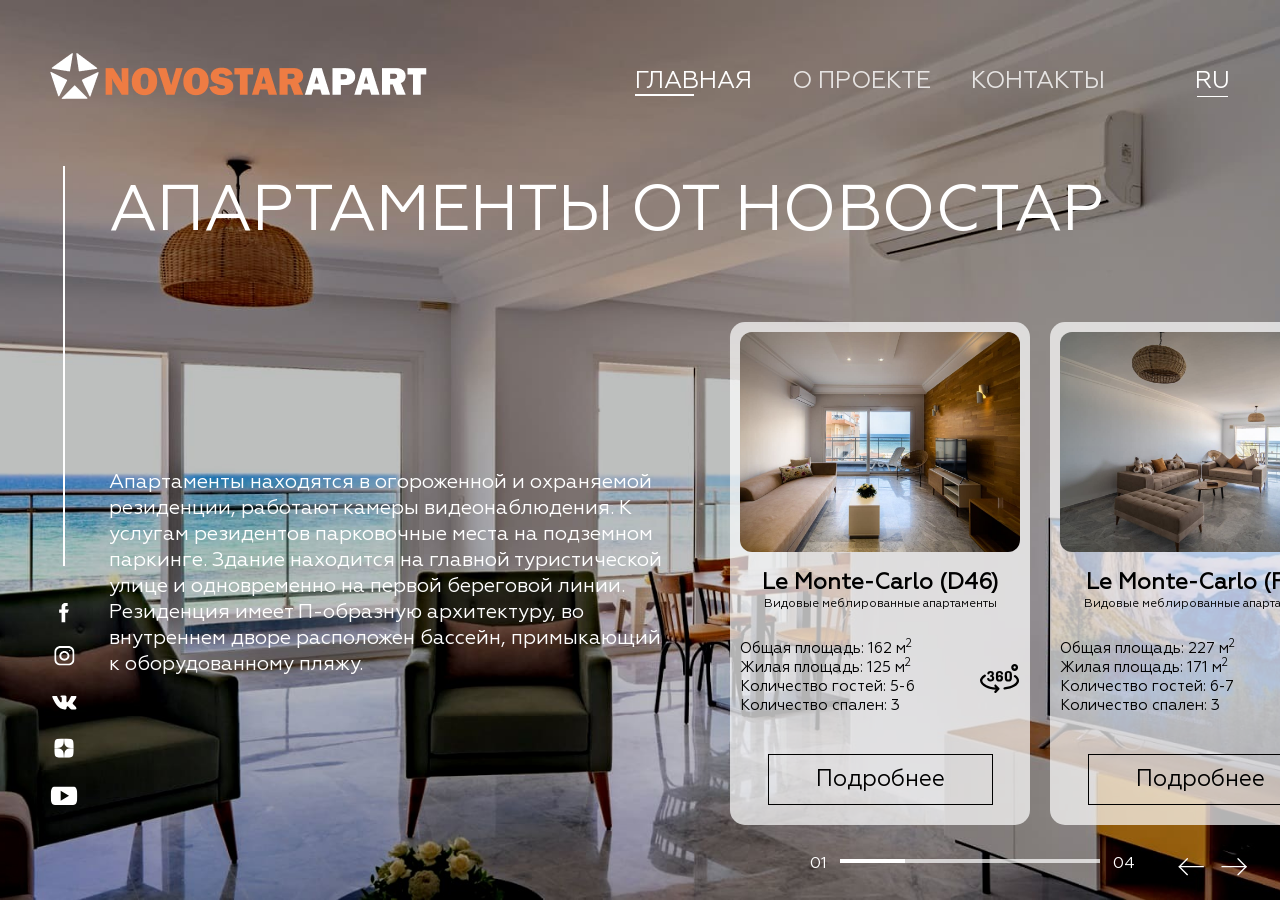
<file: index.html>
<!DOCTYPE html>
<html lang="ru">
<head>
	<meta http-equiv="X-UA-Compatible" content="IE=edge">
	<meta name="viewport" content="width=device-width, initial-scale=1">
	<meta charset="UTF-8">
	<meta name="robots" content="none">
	<title>Апартаменты - Novostar Hotels</title>
	<meta name="description" content="">
	<meta name="keywords" content="">
	<meta property="og:title" content="">
 	<meta property="og:description" content="">
	<meta property="og:image" content="">
	<link href="img/favicon.svg" rel="shortcut icon" type="image/x-icon" />
	<link href="css/normalize.css" rel="stylesheet" type="text/css">
    <link href="css/slick.css" rel="stylesheet" type="text/css">
    <link href="css/slick-theme.css" rel="stylesheet" type="text/css">
    <link href="css/owl.carousel.min.css" rel="stylesheet" type="text/css">
    <link href="css/owl.theme.default.min.css" rel="stylesheet" type="text/css">
	<link href="css/style.css" rel="stylesheet" type="text/css">
</head>
<body class="apart-index">

	<header>
		<a href="/aparty/"><img src="img/logo.png" alt="" class="ns-logo"></a>
		<nav class="navbar-top">
			<div class="navbar-toggler" role="button"><span></span></div>
			<ul class="apart-nav">
				<li><a href="/aparty/" class="active"><span>Главная</span></a></li>
				<li><a href="/aparty/about.html"><span>О проекте</span></a></li>
				<li><a href="/aparty/contacts.html"><span>Контакты</span></a></li>
			</ul>
		</nav>
		<ul class="lang">
			<li class="current-lang">Ru</li>
			<li class="change-lang">
				<a href="#">En</a><br>
				<a href="#">Fr</a>
			</li>
		</ul>
	</header>

	<div class="apart-main">
		<div class="apart-soc">
			<div class="white-line"></div>
			<a href="https://www.facebook.com/novostarhotelstm/" target="_blank"><img src="img/fb.svg" alt=""></a>
			<a href="https://www.instagram.com/novostar_hotels/" target="_blank"><img src="img/inst.svg" alt=""></a>
			<a href="https://vk.com/novostarhotels" target="_blank"><img src="img/vk.svg" alt=""></a>
			<a href="https://zen.yandex.ru/id/5f0499ddfead9b332aeb5707" target="_blank"><img src="img/zen.svg" alt=""></a>
			<a href="https://www.youtube.com/channel/UCjUGUEAPAvThubUl6r7tYwg" target="_blank"><img src="img/yt.svg" alt=""></a>
		</div>
		<div class="index-content">
			<h1>АПАРТАМЕНТЫ ОТ НОВОСТАР</h1>
			<div class="index-text-slider">
				<div class="index-text">
					Апартаменты находятся в огороженной и охраняемой резиденции, работают камеры видеонаблюдения. К услугам резидентов парковочные места на подземном паркинге. Здание находится на главной туристической улице и одновременно на первой береговой линии. Резиденция имеет П-образную архитектуру, во внутреннем дворе расположен бассейн, примыкающий к оборудованному пляжу.
				</div>
				<div class="index-slider owl-carousel">
					<div class="carousel-item item-d46">
						<a href="/aparty/d46.html" class="carousel-apart-thumb"></a>
						<h2>Le Monte-Carlo (D46)</h2>
						<p class="carousel-item-subtitle">Видовые меблированные апартаменты</p>
						<div class="carousel-item-info">
							<a href="#" target="_blank"><img src="img/360.svg" alt=""></a>
							Общая площадь: 162 м<sup>2</sup><br>
							Жилая площадь: 125 м<sup>2</sup><br>
							Количество гостей: 5-6<br>
							Количество спален: 3
						</div>
						<a href="/aparty/d46.html" class="carousel-arapt-detail">Подробнее</a>
					</div>
					<div class="carousel-item item-f41">
						<a href="/aparty/f41.html" class="carousel-apart-thumb"></a>
						<h2>Le Monte-Carlo (F41)</h2>
						<p class="carousel-item-subtitle">Видовые меблированные апартаменты</p>
						<div class="carousel-item-info">
							<a href="#" target="_blank"><img src="img/360.svg" alt=""></a>
							Общая площадь: 227 м<sup>2</sup><br>
							Жилая площадь: 171 м<sup>2</sup><br>
							Количество гостей: 6-7<br>
							Количество спален: 3
						</div>
						<a href="/aparty/f41.html" class="carousel-arapt-detail">Подробнее</a>
					</div>
					<div class="carousel-item item-f51">
						<a href="/aparty/f51.html" class="carousel-apart-thumb"></a>
						<h2>Le Monte-Carlo (F51)</h2>
						<p class="carousel-item-subtitle">Видовые меблированные апартаменты</p>
						<div class="carousel-item-info">
							<a href="#" target="_blank"><img src="img/360.svg" alt=""></a>
							Общая площадь: 222 м<sup>2</sup><br>
							Жилая площадь: 165 м<sup>2</sup><br>
							Количество гостей: 6-7<br>
							Количество спален: 3
						</div>
						<a href="/aparty/f51.html" class="carousel-arapt-detail">Подробнее</a>
					</div>
					<div class="carousel-item item-f71">
						<a href="/aparty/f71.html" class="carousel-apart-thumb"></a>
						<h2>Le Monte-Carlo (F71)</h2>
						<p class="carousel-item-subtitle">Видовые меблированные апартаменты с пентхаусом</p>
						<div class="carousel-item-info">
							<a href="#" target="_blank"><img src="img/360.svg" alt=""></a>
							Общая площадь: 315 м<sup>2</sup><br>
							Жилая площадь: 200 м<sup>2</sup><br>
							Площадь пентхауса: 204 м<sup>2</sup><br>
							Количество гостей: 6-7<br>
							Количество спален: 3
						</div>
						<a href="/aparty/f71.html" class="carousel-arapt-detail">Подробнее</a>
					</div>
				</div>
			</div>
		</div>
	</div>

	<script src="js/jquery-3.6.0.min.js"></script>
    <script src="js/slick.min.js"></script>
    <script src="js/owl.carousel.min.js"></script>
	<script src="js/scripts.js"></script>
</body>
</html>
</file>
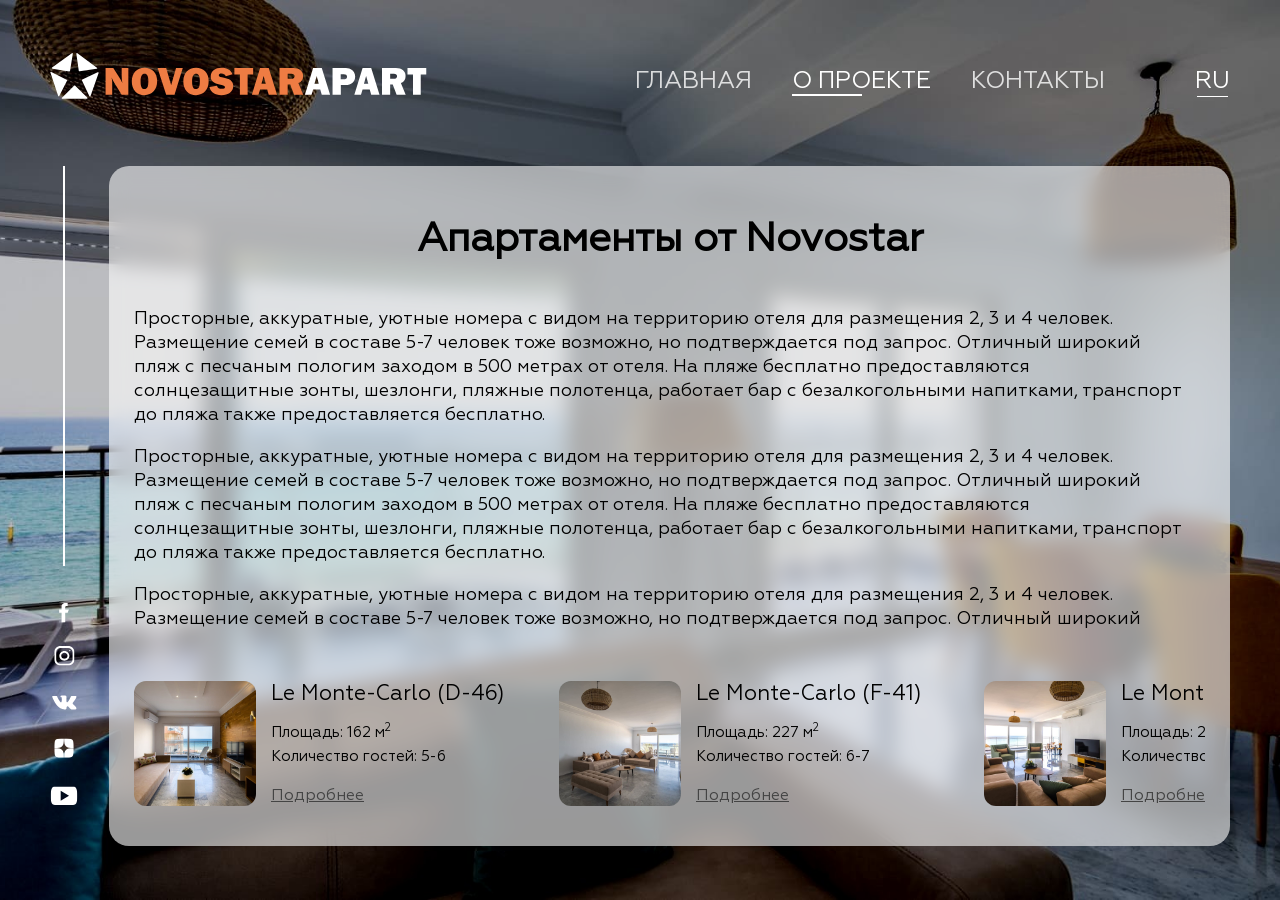
<file: about.html>
<!DOCTYPE html>
<html lang="ru">
<head>
	<meta http-equiv="X-UA-Compatible" content="IE=edge">
	<meta name="viewport" content="width=device-width, initial-scale=1">
	<meta charset="UTF-8">
	<meta name="robots" content="none">
	<title>Апартаменты - О проекте</title>
	<meta name="description" content="">
	<meta name="keywords" content="">
	<meta property="og:title" content="">
 	<meta property="og:description" content="">
	<meta property="og:image" content="">
	<link href="img/favicon.svg" rel="shortcut icon" type="image/x-icon" />
	<link href="css/normalize.css" rel="stylesheet" type="text/css">
    <link href="css/slick.css" rel="stylesheet" type="text/css">
    <link href="css/slick-theme.css" rel="stylesheet" type="text/css">
	<link href="css/style.css" rel="stylesheet" type="text/css">
</head>
<body class="apart-about">

	<header>
		<a href="/aparty/"><img src="img/logo.svg" alt="" class="ns-logo"></a>
		<nav class="navbar-top">
			<div class="navbar-toggler" role="button"><span></span></div>
			<ul class="apart-nav">
				<li><a href="/aparty/"><span>Главная</span></a></li>
				<li><a href="/aparty/about.html" class="active"><span>О проекте</span></a></li>
				<li><a href="/aparty/contacts.html"><span>Контакты</span></a></li>
			</ul>
		</nav>
		<ul class="lang">
			<li class="current-lang">Ru</li>
			<li class="change-lang">
				<a href="#">En</a><br>
				<a href="#">Fr</a>
			</li>
		</ul>
	</header>
	<div class="apart-main">
		<div class="apart-soc">
			<div class="white-line"></div>
			<a href="https://www.facebook.com/novostarhotelstm/" target="_blank"><img src="img/fb.svg" alt=""></a>
			<a href="https://www.instagram.com/novostar_hotels/" target="_blank"><img src="img/inst.svg" alt=""></a>
			<a href="https://vk.com/novostarhotels" target="_blank"><img src="img/vk.svg" alt=""></a>
			<a href="https://zen.yandex.ru/id/5f0499ddfead9b332aeb5707" target="_blank"><img src="img/zen.svg" alt=""></a>
			<a href="https://www.youtube.com/channel/UCjUGUEAPAvThubUl6r7tYwg" target="_blank"><img src="img/yt.svg" alt=""></a>
		</div>
		<div class="apart-content apart-content-about">
			<h1>Апартаменты от Novostar</h1>
			<div class="apart-about-text">
				<p>Просторные, аккуратные, уютные номера с видом на территорию отеля для размещения 2, 3 и 4 человек. Размещение семей в составе 5-7 человек тоже возможно, но подтверждается под запрос. Отличный широкий пляж с песчаным пологим заходом в 500 метрах от отеля. На пляже бесплатно предоставляются солнцезащитные зонты, шезлонги, пляжные полотенца, работает бар с безалкогольными напитками, транспорт до пляжа также предоставляется бесплатно.</p>
				<p>Просторные, аккуратные, уютные номера с видом на территорию отеля для размещения 2, 3 и 4 человек. Размещение семей в составе 5-7 человек тоже возможно, но подтверждается под запрос. Отличный широкий пляж с песчаным пологим заходом в 500 метрах от отеля. На пляже бесплатно предоставляются солнцезащитные зонты, шезлонги, пляжные полотенца, работает бар с безалкогольными напитками, транспорт до пляжа также предоставляется бесплатно.</p>
				<p>Просторные, аккуратные, уютные номера с видом на территорию отеля для размещения 2, 3 и 4 человек. Размещение семей в составе 5-7 человек тоже возможно, но подтверждается под запрос. Отличный широкий пляж с песчаным пологим заходом в 500 метрах от отеля. На пляже бесплатно предоставляются солнцезащитные зонты, шезлонги, пляжные полотенца, работает бар с безалкогольными напитками, транспорт до пляжа также предоставляется бесплатно.</p>
				<p>Просторные, аккуратные, уютные номера с видом на территорию отеля для размещения 2, 3 и 4 человек. Размещение семей в составе 5-7 человек тоже возможно, но подтверждается под запрос. Отличный широкий пляж с песчаным пологим заходом в 500 метрах от отеля. На пляже бесплатно предоставляются солнцезащитные зонты, шезлонги, пляжные полотенца, работает бар с безалкогольными напитками, транспорт до пляжа также предоставляется бесплатно.</p>
				<p>Просторные, аккуратные, уютные номера с видом на территорию отеля для размещения 2, 3 и 4 человек. Размещение семей в составе 5-7 человек тоже возможно, но подтверждается под запрос. Отличный широкий пляж с песчаным пологим заходом в 500 метрах от отеля. На пляже бесплатно предоставляются солнцезащитные зонты, шезлонги, пляжные полотенца, работает бар с безалкогольными напитками, транспорт до пляжа также предоставляется бесплатно.</p>
				<p>Просторные, аккуратные, уютные номера с видом на территорию отеля для размещения 2, 3 и 4 человек. Размещение семей в составе 5-7 человек тоже возможно, но подтверждается под запрос. Отличный широкий пляж с песчаным пологим заходом в 500 метрах от отеля. На пляже бесплатно предоставляются солнцезащитные зонты, шезлонги, пляжные полотенца, работает бар с безалкогольными напитками, транспорт до пляжа также предоставляется бесплатно.</p>
			</div>
			<div class="apart-about-links">
				<div class="apart-about-link">
					<a href="/aparty/d46.html" class="apart-about-link-pic link-pic-d46"></a>
					<div class="apart-about-link-text">
						<h3>Le Monte-Carlo (D-46)</h3>
						<p>Площадь: 162 м<sup>2</sup></p>
						<p>Количество гостей: 5-6</p>
						<a href="/aparty/d46.html" class="apart-about-detail">Подробнее</a>
					</div>
				</div>
				<div class="apart-about-link">
					<a href="/aparty/f41.html" class="apart-about-link-pic link-pic-f41"></a>
					<div class="apart-about-link-text">
						<h3>Le Monte-Carlo (F-41)</h3>
						<p>Площадь: 227 м<sup>2</sup></p>
						<p>Количество гостей: 6-7</p>
						<a href="/aparty/f41.html" class="apart-about-detail">Подробнее</a>
					</div>
				</div>
				<div class="apart-about-link">
					<a href="/aparty/f51.html" class="apart-about-link-pic link-pic-f51"></a>
					<div class="apart-about-link-text">
						<h3>Le Monte-Carlo (F-51)</h3>
						<p>Площадь: 222 м<sup>2</sup></p>
						<p>Количество гостей: 6-7</p>
						<a href="/aparty/f51.html" class="apart-about-detail">Подробнее</a>
					</div>
				</div>
				<div class="apart-about-link">
					<a href="/aparty/f71.html" class="apart-about-link-pic link-pic-f71"></a>
					<div class="apart-about-link-text">
						<h3>Le Monte-Carlo (F-71)</h3>
						<p>Площадь: 315 м<sup>2</sup></p>
						<p>Количество гостей: 6-7</p>
						<a href="/aparty/f71.html" class="apart-about-detail">Подробнее</a>
					</div>
				</div>
			</div>
		</div>
	</div>

	<script src="js/jquery-3.6.0.min.js"></script>
    <script src="js/slick.min.js"></script>
	<script src="js/scripts.js"></script>
</body>
</html>
</file>
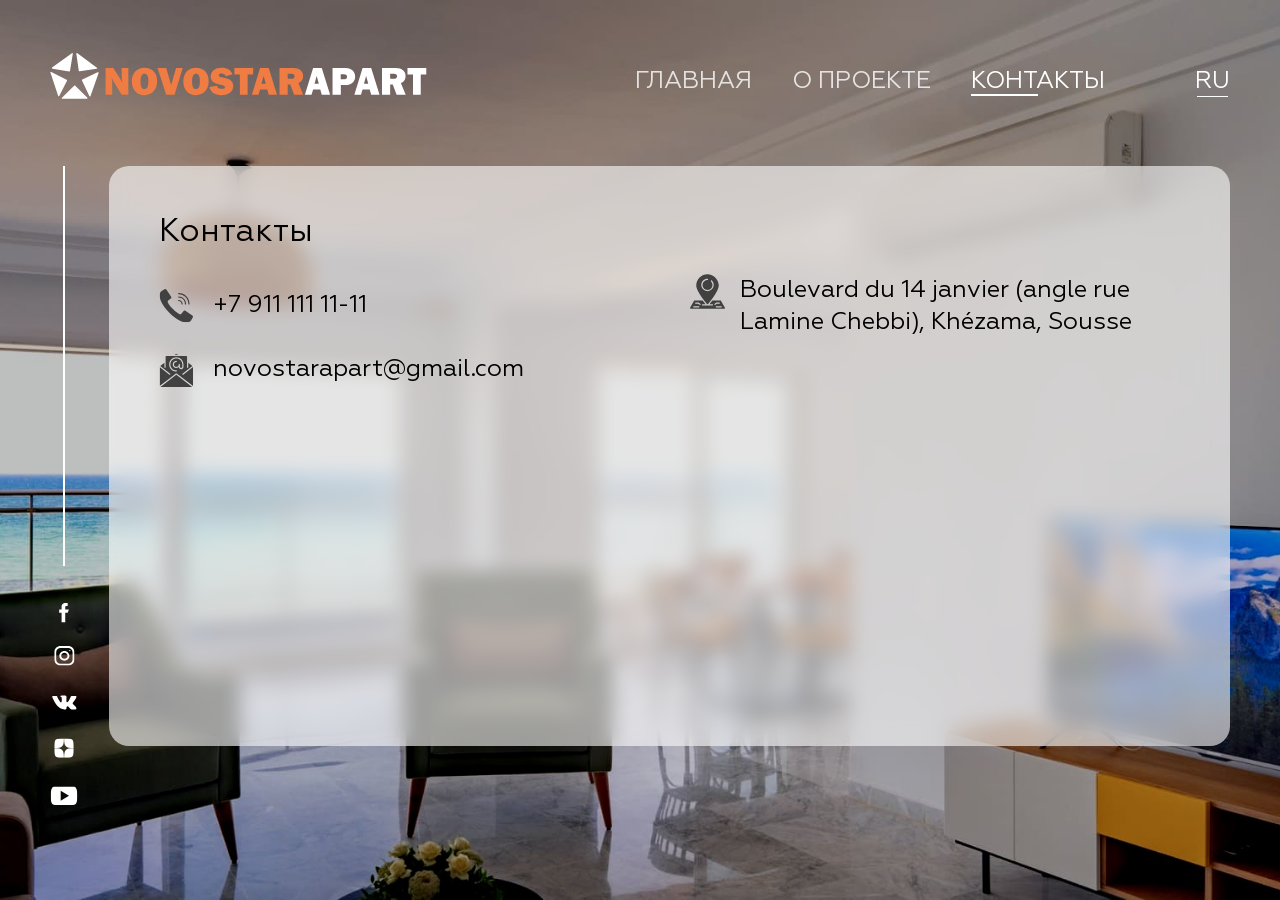
<file: contacts.html>
<!DOCTYPE html>
<html lang="ru">
<head>
	<meta http-equiv="X-UA-Compatible" content="IE=edge">
	<meta name="viewport" content="width=device-width, initial-scale=1">
	<meta charset="UTF-8">
	<meta name="robots" content="none">
	<title>Апартаменты - Контакты</title>
	<meta name="description" content="">
	<meta name="keywords" content="">
	<meta property="og:title" content="">
 	<meta property="og:description" content="">
	<meta property="og:image" content="">
	<link href="img/favicon.svg" rel="shortcut icon" type="image/x-icon" />
	<link href="css/normalize.css" rel="stylesheet" type="text/css">
    <link href="css/slick.css" rel="stylesheet" type="text/css">
    <link href="css/slick-theme.css" rel="stylesheet" type="text/css">
	<link href="css/style.css" rel="stylesheet" type="text/css">
</head>
<body class="apart-contacts">

	<header>
		<a href="/aparty/"><img src="img/logo.svg" alt="" class="ns-logo"></a>
		<nav class="navbar-top">
			<div class="navbar-toggler" role="button"><span></span></div>
			<ul class="apart-nav">
				<li><a href="/aparty/"><span>Главная</span></a></li>
				<li><a href="/aparty/about.html"><span>О проекте</span></a></li>
				<li><a href="/aparty/contacts.html" class="active"><span>Контакты</span></a></li>
			</ul>
		</nav>
		<ul class="lang">
			<li class="current-lang">Ru</li>
			<li class="change-lang">
				<a href="#">En</a><br>
				<a href="#">Fr</a>
			</li>
		</ul>
	</header>
	<div class="apart-main">
		<div class="apart-soc">
			<div class="white-line"></div>
			<a href="https://www.facebook.com/novostarhotelstm/" target="_blank"><img src="img/fb.svg" alt=""></a>
			<a href="https://www.instagram.com/novostar_hotels/" target="_blank"><img src="img/inst.svg" alt=""></a>
			<a href="https://vk.com/novostarhotels" target="_blank"><img src="img/vk.svg" alt=""></a>
			<a href="https://zen.yandex.ru/id/5f0499ddfead9b332aeb5707" target="_blank"><img src="img/zen.svg" alt=""></a>
			<a href="https://www.youtube.com/channel/UCjUGUEAPAvThubUl6r7tYwg" target="_blank"><img src="img/yt.svg" alt=""></a>
		</div>
		<div class="apart-content apart-content-contacts">
			<h1>Контакты</h1>
			<div class="apart-contacts-wrap">
				<div class="phone-mail">
					<a href="tel:+79111111111"><img src="img/call.svg" alt=""> +7 911 111 11-11</a>
					<a href="mailto:novostarapart@gmail.com"><img src="img/email.svg" alt=""> novostarapart@gmail.com</a>
				</div>
				<div class="address">
					<div class="address-text">
						<img src="img/map.svg" alt="">
						<p>Boulevard du 14 janvier (angle rue Lamine Chebbi), Khézama, Sousse</p>
					</div>
					<iframe src="https://www.google.com/maps/embed?pb=!1m14!1m8!1m3!1d12932.998903118727!2d10.60590106375161!3d35.86739660989545!3m2!1i1024!2i768!4f13.1!3m3!1m2!1s0x0%3A0x2175d8340d79b591!2sR%C3%A9sidence%20Le%20Mont%C3%A9%20Carlo!5e0!3m2!1sru!2sru!4v1628167155588!5m2!1sru!2sru" allowfullscreen="" loading="lazy"></iframe>
				</div>
			</div>
		</div>
	</div>

	<script src="js/jquery-3.6.0.min.js"></script>
    <script src="js/slick.min.js"></script>
	<script src="js/scripts.js"></script>
</body>
</html>
</file>
<file: css/style.css>
@font-face {
	font-family: Geometria;
	src: url(../fonts/Geometria.ttf);
}
* {
	box-sizing: border-box;
}
html, body {
	overflow-x: hidden;
}
/*html:before {
	content: '';
	position: absolute;
	top: 0;
	left: 0;
	bottom: 0;
	right: 0;
	background-color: rgba(0,0,0,.45);
}*/
body {
	font-family: Geometria, sans-serif;
	height: 100vh;
	padding: 50px 50px 0;
	background-size: cover;
	background-position: 50% 50%;
	background-repeat: no-repeat;
}
body.apart-index {
	background-image: url('../img/main-fon.jpg');
}
body.apart-d46 {
	background-image: url('../img/D-46/d46-fon.jpg');
}
body.apart-f41 {
	background-image: url('../img/F-41/f41-fon.jpg');
}
body.apart-f51 {
	background-image: url('../img/F-51/f51-fon.jpg');
}
body.apart-f71 {
	background-image: url('../img/F-71/f71-fon.jpg');
}
body.apart-about {
	background-image: url('../img/about-fon.jpg');
}
body.apart-contacts {
	background-image: url('../img/main-fon.jpg');
}
header {
	display: flex;
	align-items: center;
	position: relative;
}
.navbar-top {
	margin-left: auto;
	margin-right: 125px;
}
.apart-nav {
	list-style: none;
	padding: 0;
	display: flex;
}
.apart-nav a {
	color: #fff;
	opacity: .8;
	font-size: 24px;
	line-height: 30px;
	text-decoration: none;
	text-transform: uppercase;
	padding: 0 40px;
	transition: .2s;
}
.apart-nav a span {
	position: relative;
}
.apart-nav a span:before {
	content: '';
	position: absolute;
	left: 0;
	bottom: -3px;
	display: block;
	width: 50%;
	height: 2px;
	background-color: #fff;
	transition: .2s;
	opacity: 0;
}
.apart-nav a:hover,
.apart-nav a:hover span:before,
.apart-nav a.active,
.apart-nav a.active span:before {
	opacity: 1;
}
.lang {
	list-style: none;
	padding: 0;
	position: relative;
	user-select: none;
	text-transform: uppercase;
}
.current-lang {
	color: #fff;
	font-size: 24px;
	line-height: 30px;
	position: relative;
	z-index: 1;
	cursor: pointer;
}
.current-lang:after {
	content: '';
	position: absolute;
	width: 100%;
	height: 1px;
	background-color: #fff;
	left: 2px;
	right: 2px;
	width: auto;
	bottom: -1px;
}
.change-lang a {
	color: #fff;
	font-size: 24px;
	line-height: 30px;
	text-decoration: none;
}
.change-lang a:hover {
	text-decoration: underline;
}
.change-lang {
	position: absolute;
	opacity: 0;
	top: 0;
	transition: .2s;
}
.change-lang.active {
	opacity: 1;
	transform: translateY(55%);
}
@media (max-width: 1400px) {
	.navbar-top {
		margin-right: 70px;
	}
	.apart-nav a {
		padding: 0 20px;
	}
}
@media (max-width: 1200px) {
	body {
		padding: 25px 25px 0;
	}
	.navbar-toggler {
		cursor: pointer;
		width: 35px;
		padding: 10px 3px;
	}
	.navbar-toggler span {
		position: relative;
		display: block;
		height: 1px;
		background-color: #fff;
	}
	.navbar-toggler span:before,
	.navbar-toggler span:after {
		position: absolute;
		content: '';
		display: block;
		left: 0;
		width: 100%;
		height: 1px;
		background-color: #fff;
	}
	.navbar-toggler span:before {
		top: -8px;
	}
	.navbar-toggler span:after {
		bottom: -8px;
	}
	.apart-nav {
		position: absolute;
		padding-top: 20px;
		left: 0;
		opacity: 0;
		z-index: -1;
		transition: .2s;
	}
	.apart-nav.visible {
		opacity: 1;
		z-index: 1;
	}
}
@media (max-width: 800px) {
	body {
		height: auto;
		min-height: 100vh;
	}
}
@media (max-width: 700px) {
	.ns-logo {
		width: 250px;
	}
	.current-lang,
	.change-lang a,
	.apart-nav a {
		font-size: 20px;
		line-height: 24px;
	}
	.apart-nav {
		position: absolute;
		padding-top: 10px;
	}
	.apart-nav a {
		padding: 0 30px 0 0;
	}
}
@media (max-width: 600px) {
	body {
		padding: 10px 15px 0;
	}
	.ns-logo {
		width: 180px;
	}
	.current-lang,
	.change-lang a,
	.apart-nav a {
		font-size: 16px;
		line-height: 20px;
	}
	.navbar-top {
	    margin-right: 25px;
	}
	.navbar-toggler span:before {
		top: -7px;
	}
	.navbar-toggler span:after {
		bottom: -7px;
	}
}
@media (max-width: 400px) {
	.apart-nav {
		display: block;
		width: 100%;
	}
	.apart-nav li {
		text-align: center;
		padding-bottom: 10px;
	}
	.apart-nav a {
		padding: 0;
	}
}

.apart-main {
	display: flex;
	justify-content: space-between;
	padding-top: 6vh;
	position: relative;
}
.apart-soc {
	display: flex;
	flex-direction: column;
	align-items: center;
}
.white-line {
	background-color: #fff;
	width: 2px;
	height: 50vh;
	margin-bottom: 2vh;
}
.apart-soc a {
	margin-top: 2vh;
}

/* content index page */
.index-content {
	width: 95%;
}
.index-content h1 {
	font-size: 80px;
	margin: 10px 0 8vh;
	color: #fff;
	font-weight: 100;
}
.index-text-slider {
	display: flex;
	align-items: center;
}
.index-text {
	font-size: 20px;
	line-height: 26px;
	font-weight: 500;
	color: #fff;
	max-width: 560px;
	flex-shrink: 0;
}
.index-slider {
	width: 1280px;
	flex-shrink: 0;
	position: relative;
	right: -4vw;
}
.index-slider .carousel-item {
	width: 300px;
	margin: 0 auto;
	padding: 10px;
	background: rgba(255, 255, 255, 0.7);
	/*backdrop-filter: blur(6px);*/
	border-radius: 15px;
	transition: .2s;
}
.index-slider .carousel-item:hover {
	background: #fff;
}
.carousel-apart-thumb {
	display: block;
	height: 220px;
	border-radius: 12px;
	overflow: hidden;
	background-size: cover;
	background-position: 50% 50%;
}
.item-d46 .carousel-apart-thumb {
	background-image: url('../img/D-46/3.jpg');
}
.item-f41 .carousel-apart-thumb {
	background-image: url('../img/F-41/3.jpg');
}
.item-f51 .carousel-apart-thumb {
	background-image: url('../img/F-51/3.jpg');
}
.item-f71 .carousel-apart-thumb {
	background-image: url('../img/F-71/3.jpg');
}
.carousel-item h2 {
	text-align: center;
	font-size: 22px;
	line-height: 27px;
	margin-bottom: 0;
}
.carousel-item-subtitle {
	text-align: center;
	font-size: 12px;
	line-height: 15px;
	margin-top: 0;
	min-height: 30px;
}
.carousel-item-info {
	font-size: 15px;
	line-height: 19px;
	min-height: 100px;
	position: relative;
}
.carousel-item-info a {
	width: 40px;
	height: 60px;
	display: block;
	position: absolute;
	right: 0;
	top: 0;
	bottom: 0;
	margin: auto;
}
.carousel-arapt-detail {
	display: block;
	text-decoration: none;
	color: #000;
	text-align: center;
	width: 225px;
	margin: 15px auto 10px;
	border: 1px solid #000;
	padding: 10px 0;
	font-size: 23px;
	line-height: 29px;
	transition: .2s;
}
.carousel-arapt-detail:hover {
	background-color: #000;
	color: #fff;
}
.index-slider .owl-dots.disabled,
.index-slider .owl-nav.disabled {
    display: block !important;
}
.index-slider .owl-nav {
	padding-top: 25px;
	position: fixed;
	right: 25px;
}
.index-slider .owl-nav button {
	margin: 0 5px;
	outline: none !important;
}
.index-slider .owl-dots {
	margin-right: 40px;
 	padding: 25px 40px 0;
	position: fixed;
	right: 100px;
}
.index-slider .owl-dots:before {
	content: '01';
	color: #fff;
	position: absolute;
	left: 10px;
	bottom: -5px;
}
.index-slider .owl-dots:after {
	content: '04';
	color: #fff;
	position: absolute;
	right: 5px;
	bottom: -5px;
}
.index-slider .owl-dot {
	width: 65px;
	height: 4px;
	background: #fff !important;
	opacity: .7;
	outline: none !important;
}
.index-slider .owl-dot.active {
	opacity: 1;
}
@media (max-width: 1450px) {
	.index-content h1 {
		font-size: 5vw;
	}
}
@media (max-width: 1200px) {
	.index-content {
		width: 100%;
		padding: 0 20px;
	}
	.index-content h1 {
		margin-bottom: 40px;
	}
	.index-text {
		max-width: 100%;
		padding-bottom: 40px;
	}
	.index-text-slider {
		flex-wrap: wrap;
	}
	.index-slider {
		right: 10px;
	}
	.index-slider .owl-nav,
	.index-slider .owl-dots {
		position: relative;
		left: 0;
		right: 0;
		float: left;
		margin-left: 15vw;
	}
}
@media (max-width: 1000px) {
	.index-content {
		padding: 0;
	}
}
@media (max-width: 800px) {
	.index-content h1 {
		font-size: 40px;
	}
	.index-slider .owl-nav,
	.index-slider .owl-dots {
		margin-left: 10vw;
	}
}
@media (max-width: 600px) {
	.index-content {
		padding: 0 20px;
	}
	.index-content h1 {
		margin-bottom: 25px;
	}
	.index-text {
		font-size: 18px;
		line-height: 24px;
		padding-bottom: 30px;
	}
	.index-slider .owl-nav,
	.index-slider .owl-dots {
		margin-left: 5vw;
	}
}
@media (max-width: 500px) {
	.index-slider .owl-nav,
	.index-slider .owl-dots {
		margin-left: 3vw;
	}
	.index-slider .owl-dots {
		max-width: 265px;
	}
	.index-slider .owl-dot {
		width: 45px;
	}
}
@media (max-width: 400px) {
	.index-text {
		font-size: 16px;
		line-height: 20px;
	}
	.index-content h1 {
		font-size: 36px;
	}
	.index-slider .owl-dots {
		max-width: 240px;
	}
	.index-slider .owl-dot {
		width: 30px;
	}
}


/* content apart's page */
.apart-content {
	background: rgba(255, 255, 255, 0.6);
	backdrop-filter: blur(10px);
	border-radius: 20px;
	padding: 25px;
	width: 95%;
	display: flex;
}
.apart-slider-wrap {
	width: 66vh;
	flex-shrink: 0;
}
.slick-slide:focus {
    outline: none;
}
.apart-slider-for {
	border-radius: 15px;
	overflow: hidden;
}
.apart-slider-nav {
	margin: 20px -1vh 0;
}
.apart-slider-for [class^="apart-slide"] {
	height: 57vh;
	background-size: cover;
	background-position: 50% 50%;
}
.apart-slider-nav [class^="apart-slide"] {
	width: 11.5vh;
	height: 11.5vh;
	background-size: cover;
	background-position: 50% 50%;
	margin: 0 auto;
	cursor: pointer;
	border-radius: 8px;
}
.apart-content-d46 .apart-slide-1 {
	background-image: url('../img/D-46/1.jpg');
}
.apart-content-d46 .apart-slide-2 {
	background-image: url('../img/D-46/2.jpg');
}
.apart-content-d46 .apart-slide-3 {
	background-image: url('../img/D-46/3.jpg');
}
.apart-content-d46 .apart-slide-4 {
	background-image: url('../img/D-46/4.jpg');
}
.apart-content-d46 .apart-slide-5 {
	background-image: url('../img/D-46/5.jpg');
}
.apart-content-f41 .apart-slide-1 {
	background-image: url('../img/F-41/1.jpg');
}
.apart-content-f41 .apart-slide-2 {
	background-image: url('../img/F-41/2.jpg');
}
.apart-content-f41 .apart-slide-3 {
	background-image: url('../img/F-41/3.jpg');
}
.apart-content-f41 .apart-slide-4 {
	background-image: url('../img/F-41/4.jpg');
}
.apart-content-f41 .apart-slide-5 {
	background-image: url('../img/F-41/5.jpg');
}
.apart-content-f51 .apart-slide-1 {
	background-image: url('../img/F-51/1.jpg');
}
.apart-content-f51 .apart-slide-2 {
	background-image: url('../img/F-51/2.jpg');
}
.apart-content-f51 .apart-slide-3 {
	background-image: url('../img/F-51/3.jpg');
}
.apart-content-f51 .apart-slide-4 {
	background-image: url('../img/F-51/4.jpg');
}
.apart-content-f51 .apart-slide-5 {
	background-image: url('../img/F-51/5.jpg');
}
.apart-content-f71 .apart-slide-1 {
	background-image: url('../img/F-71/1.jpg');
}
.apart-content-f71 .apart-slide-2 {
	background-image: url('../img/F-71/2.jpg');
}
.apart-content-f71 .apart-slide-3 {
	background-image: url('../img/F-71/3.jpg');
}
.apart-content-f71 .apart-slide-4 {
	background-image: url('../img/F-71/4.jpg');
}
.apart-content-f71 .apart-slide-5 {
	background-image: url('../img/F-71/5.jpg');
}
.apart-slider-nav .slick-slide:not(.slick-current) {
	opacity: .4;
}
.apart-info {
	padding-left: 30px;
	width: 100%;
}
.apart-info-head {
	display: flex;
	justify-content: space-between;
	padding-bottom: 15px;
}
.apart-title h1 {
	margin: 0;
	font-size: 40px;
	line-height: 50px;
}
.apart-title h2 {
	margin: 0;
	font-size: 24px;
	line-height: 30px;
}
.apart-booking button {
	display: block;
	max-width: 280px;
	font-size: 25px;
	line-height: 40px;
	background: none;
	outline: none;
	border: 1px solid #000;
	cursor: pointer;
	padding: 5px 20px;
	transition: .2s;
}
.apart-booking button:hover {
	background-color: #000;
	color: #fff;
}
.apart-text {
	width: 100%;
	overflow: auto;
	scrollbar-width: thin;
	scrollbar-color: #000 #747474;
	height: 50vh;
}
.apart-text::-webkit-scrollbar {
	height: 6px;
	width: 6px;
}
.apart-text::-webkit-scrollbar-track {
	background: #747474;
	border-radius: 15px;
}
.apart-text::-webkit-scrollbar-thumb {
	background-color: #000;
	border-radius: 15px;
}
.apart-plan-map {
	display: flex;
	position: relative;
}
.apart-plan-map a {
	display: flex;
	align-items: center;
	color: #000;
	text-decoration: none;
	font-size: 21px;
	line-height: 26px;
	margin-right: 60px;
}
.apart-plan-map a img {
	margin-right: 10px;
}
.apart-modal {
    position: fixed;
    top: 0;
    left: 0;
    width: 100vw;
    height: 100vh;
    display: flex;
    align-items: center;
    justify-content: center;
    opacity: 0;
    z-index: -1;
    background-color: rgba(0,0,0,.7);
}
.apart-modal.visible {
	opacity: 1;
    z-index: 1;
}
.apart-plan {
	position: relative;
}
.apart-close {
    position: absolute;
    top: 20px;
    right: 20px;
    z-index: 1;
    cursor: pointer;
}
.apart-plan-pic {
    max-width: 90vw;
    max-height: 90vh;
}
.apart-map {
	width: 100%;
	max-width: 1200px;
    height: 70vh;
    position: relative;
}
.apart-map iframe {
	display: block;
	height: 70vh;
	border: none;
	width: 100%;
	max-width: 1200px;
}
.apart-common {
	display: flex;
}
.apart-common-info {
	width: 50%;
	padding-right: 10px;
}
.apart-common-info h3 {
	font-size: 18px;
	line-height: 22px;
	text-transform: uppercase;
}
.apart-common-info li {
	font-size: 16px;
	line-height: 20px;
}
.apart-furniture {
	display: flex;
	flex-wrap: wrap;
}
.apart-furniture h3 {
	font-size: 18px;
	line-height: 22px;
	text-transform: uppercase;
	width: 100%;
}
.apart-furniture h4 {
	display: flex;
	align-items: center;
	margin: 0;
}
.apart-furniture h4 img {
	margin-right: 10px;
}
.apart-furniture p {
	margin: 5px 0 0;
}
.apart-furniture-bedroom {
	width: 47%;
	padding: 0 30px 30px 0;
}
.apart-furniture-livingroom {
	padding-right: 0 10px 30px 0;
}
.apart-furniture-kitchen {
	width: 60%;
}
.apart-kitchen-text {
	column-count: 2;
	padding-right: 10px;
}
.apart-furniture-penthouse {
	width: 100%;
	padding-top: 30px;
}
.apart-more {
	position: relative;
	float: right;
	padding: 30px 30px 0 0;
}
.current-apart {
	cursor: pointer;
	font-size: 21px;
	line-height: 26px;
}
.current-apart img {
	position: relative;
	top: 8px;
	left: 3px;
}
.another-aparts {
	position: absolute;
	top: 0;
	opacity: 0;
	z-index: -1;
	background: rgba(255, 255, 255, 0.56);
	padding: 5px 10px;
	width: 100%;
}
.another-aparts a {
	font-size: 21px;
	line-height: 26px;
	text-decoration: none;
	color: #000;
}
.another-aparts a:hover {
	text-decoration: underline;
	font-weight: bold;
}
.another-aparts.active {
	opacity: 1;
	z-index: 1;
	transform: translateY(70%);
}
@media (max-width: 1600px) {
	.apart-info-head {
		flex-wrap: wrap;
	}
	.apart-plan-map a {
		margin-right: 30px;
	}
	.apart-booking,
	.apart-furniture-kitchen {
		width: 100%;
	}
	.apart-booking button {
		margin: 10px auto 0;
	}
	.apart-furniture-bedroom,
	.apart-furniture-livingroom {
		width: 50%;
	}
}
@media (max-width: 1500px) {
	.apart-plan-map,
	.apart-common {
		flex-wrap: wrap;
	}
	.apart-plan-map a {
		width: 100%;
	}
	.apart-360 {
		position: absolute;
		right: 0;
		top: 0;
	}
	.apart-plan-map a {
		margin: 5px 20px 5px 0;
	}
}
@media (max-width: 1400px) {
	.apart-title h1 {
		font-size: 34px;
		line-height: 42px;
	}
	.apart-title h2 {
		font-size: 18px;
		line-height: 24px;
	}
	.apart-common-info,
	.apart-furniture-bedroom,
	.apart-furniture-livingroom {
		width: 100%;
		padding: 0 10px 20px 0;
	}
	.apart-kitchen-text {
		column-count: 1;
	}
	.apart-furniture-penthouse {
		padding-top: 20px;
	}
}
@media (max-width: 1300px) {
	.white-line {
		height: 400px;
	}
	.apart-slider-wrap {
		width: 540px;
	}
	.apart-slider-for [class^="apart-slide"] {
		height: 500px;
	}
	.apart-slider-nav {
		margin: 10px -5px 0;
	}
	.apart-slider-nav [class^="apart-slide"] {
		width: 100px;
		height: 100px;
	}
	.apart-text {
		height: 400px;
	}
}
@media (max-width: 1200px) {
	.apart-main {
		padding-top: 30px;
		transition: .2s;
	}
	.apart-main.offset {
		transform: translateY(50px);
	}
	.apart-title h1 {
		font-size: 28px;
		line-height: 36px;
	}
	.apart-title h2 {
		font-size: 16px;
		line-height: 22px;
	}
	.apart-info {
		padding-left: 20px;
	}
	.current-apart,
	.another-aparts a,
	.apart-plan-map a {
		font-size: 16px;
		line-height: 22px;
	}
	.another-aparts.active {
		transform: translateY(80%);
	}
	.apart-more {
		padding-right: 0;
	}
}
@media (max-width: 1000px) {
	.apart-main {
		flex-wrap: wrap;
	}
	.apart-content {
		width: 100%;
		order: 1;
		padding: 15px;
	}
	.apart-soc {
		width: 100%;
		flex-direction: row;
		justify-content: center;
		order: 2;
	}
	.apart-soc a {
		margin: 20px 15px;
	}
	.white-line {
		display: none;
	}
	.apart-slider-wrap {
		width: 400px;
	}
	.apart-slider-for [class^="apart-slide"] {
		height: 450px;
	}
	.apart-slider-nav [class^="apart-slide"] {
		width: 70px;
		height: 70px;
	}
}
@media (max-width: 800px) {
	.apart-content {
		flex-wrap: wrap;
	}
	.apart-info {
		order: 1;
		padding-left: 0;
	}
	.apart-slider-wrap {
		width: 100%;
		order: 2;
		padding-top: 50px;
	}
	.apart-slider-for [class^="apart-slide"] {
		height: auto;
		padding-top: 70vw;
	}
	.apart-slider-nav [class^="apart-slide"] {
		width: 16vw;
		height: 16vw;
	}
	.apart-slider-nav {
		margin: 10px -1vw 0;
	}
}
@media (max-width: 700px) {
	.apart-main.offset {
		transform: translateY(30px);
	}
}
@media (max-width: 600px) {
	.apart-main {
		padding-top: 10px;
		margin: 0 -15px;
	}
	.apart-main.offset {
		transform: translateY(50px);
	}
	.apart-slider-nav [class^="apart-slide"] {
		width: 21vw;
		height: 21vw;
	}
	.apart-info-head {
		justify-content: center;
	}
	.apart-title h1,
	.apart-title h2 {
		text-align: center;
	}
}
@media (max-width: 400px) {
	.apart-slider-nav [class^="apart-slide"] {
		width: 19vw;
		height: 19vw;
	}
	.apart-main.offset {
		transform: translateY(100px);
	}
}

/* about */
.apart-content-about {
	display: block;
}
.apart-content-about h1 {
	text-align: center;
	font-size: 40px;
	line-height: 44px;
}
.apart-about-text {
	overflow: auto;
	scrollbar-width: thin;
	scrollbar-color: #000 #747474;
	height: 38vh;
	padding-right: 20px;
}
.apart-about-text::-webkit-scrollbar,
.apart-about-links::-webkit-scrollbar {
	height: 6px;
	width: 6px;
}
.apart-about-text::-webkit-scrollbar-track,
.apart-about-links::-webkit-scrollbar-track {
	background: #747474;
	border-radius: 15px;
}
.apart-about-text::-webkit-scrollbar-thumb,
.apart-about-links::-webkit-scrollbar-thumb {
	background-color: #000;
	border-radius: 15px;
}
.apart-about-text p {
	font-size: 18px;
	line-height: 24px;
}
.apart-about-links {
	display: flex;
	padding: 50px 0 15px;
	overflow: auto;
	scrollbar-width: thin;
	scrollbar-color: #000 #747474;
}
.apart-about-link {
	width: 380px;
	flex-shrink: 0;
	display: flex;
}
.apart-about-link:not(:last-of-type) {
	margin-right: 45px;
}
.apart-about-link-pic {
	display: block;
	width: 122px;
	height: 125px;
	border-radius: 12px;
	overflow: hidden;
	background-size: cover;
	background-position: 50% 50%;
	flex-shrink: 0;
}
.apart-about-link-pic:hover {
	opacity: .8;
}
.apart-about-link-pic.link-pic-d46 {
	background-image: url('../img/D-46/3.jpg');
}
.apart-about-link-pic.link-pic-f41 {
	background-image: url('../img/F-41/3.jpg');
}
.apart-about-link-pic.link-pic-f51 {
	background-image: url('../img/F-51/3.jpg');
}
.apart-about-link-pic.link-pic-f71 {
	background-image: url('../img/F-71/3.jpg');
}
.apart-about-link-text {
	padding-left: 15px;
}
.apart-about-link-text h3 {
	font-size: 21px;
	line-height: 27px;
	font-weight: 100;
	margin: 0 0 15px;
}
.apart-about-link-text p {
	margin: 5px 0;
	font-size: 15px;
	line-height: 19px;
}
.apart-about-detail {
	display: block;
	font-size: 16px;
	line-height: 20px;
	color: #444;
	margin-top: 20px;
}
.apart-about-detail:hover {
	text-decoration: none;
}
@media (max-width: 1200px) {
	.apart-about-links {
		flex-wrap: wrap;
		justify-content: center;
		margin: 0 -15px;
		padding: 20px 0 0;
	}
	.apart-about-link {
		margin: 15px !important;
	}
}
@media (max-width: 1000px) {
	.apart-about-link {
		margin: 15px 10px !important;
	}
}
@media (max-width: 500px) {
	.apart-about-links {
		display: block;
		margin: 0;
	}
	.apart-about-link {
		margin: 25px auto !important;
		width: 100%;
		max-width: 370px;
	}
	.apart-about-link-pic {
		width: 105px;
		height: 110px;
	}
	.apart-about-link-text {
		padding-left: 10px;
	}
	.apart-about-link-text h3 {
		font-size: 18px;
		line-height: 24px;
		margin: 0 0 10px;
	}
	.apart-about-detail {
		margin-top: 12px;
	}
}
@media (max-width: 380px) {
	.apart-about-link-pic {
		height: 105px;
	}
	.apart-about-link-text h3 {
		font-size: 15px;
		line-height: 22px;
		margin: 0 0 10px;
	}
	.apart-about-link-text p {
		margin: 5px 0;
		font-size: 13px;
		line-height: 17px;
	}
	.apart-about-detail {
		margin-top: 12px;
	}
}

/* contacts */
.apart-content-contacts {
	padding-left: 50px;
	display: block;
	height: 580px;
}
.apart-content-contacts h1 {;
	font-size: 32px;
	line-height: 40px;
	font-weight: 100;
}
.apart-contacts-wrap {
	display: flex;
	justify-content: space-between;
}
.phone-mail {
	width: 370px;
	flex-shrink: 0;
}
.phone-mail a {
	display: flex;
	color: #000;
	text-decoration: none;
	font-size: 24px;
	line-height: 32px;
	padding: 15px 0;
}
.phone-mail img {
	margin-right: 20px;
}
.address {
	width: 515px;
	flex-shrink: 0;
}
.address-text {
	display: flex;
	padding-bottom: 15px;
}
.address-text p {
	font-size: 24px;
	line-height: 32px;
	margin: 0;
}
.address-text img {
	align-self: flex-start;
	margin-right: 15px;
	width: 35px;
	height: 35px;
}
.address iframe {
	border: none;
	display: block;
	width: 100%;
	height: 350px;
	border-radius: 10px;
	overflow: hidden;
}
@media (max-width: 1100px) {
	.apart-content-contacts {
		height: auto;
		padding-left: 25px;
	}
	.apart-contacts-wrap {
		flex-wrap: wrap;
	}
	.phone-mail,
	.address {
		width: 100%;
	}
	.phone-mail a {
		padding: 10px 0;
	}
	.phone-mail img {
		margin-right: 15px;
	}
	.address-text {
		padding-top: 20px;
	}
}
@media (max-width: 1000px) {
	.apart-content-contacts {
		padding-left: 15px;
	}
}
@media (max-width: 500px) {
	.phone-mail a,
	.address-text p {
		font-size: 18px;
		line-height: 24px;
	}
	.phone-mail img {
		width: 25px;
		height: 25px;
	}
	.address-text img {
		width: 28px;
		height: 28px;
	}
}
</file>
